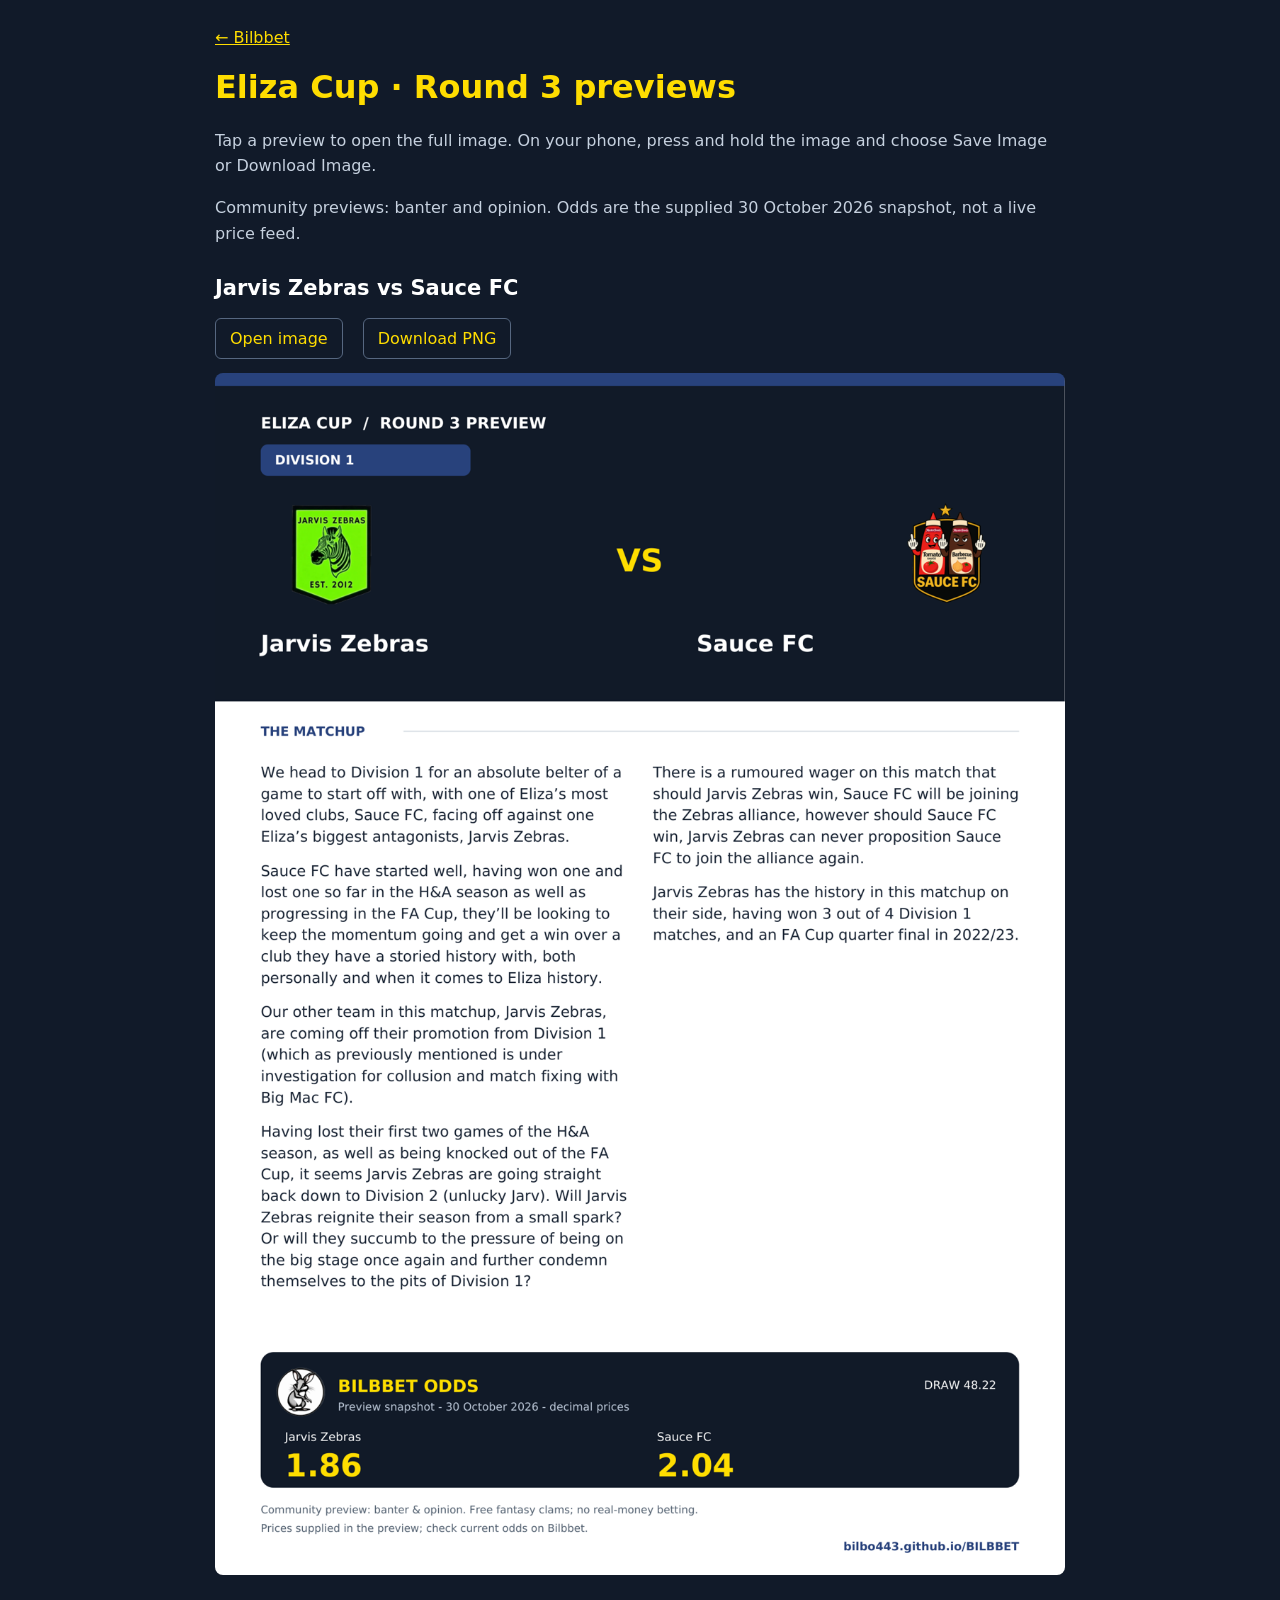
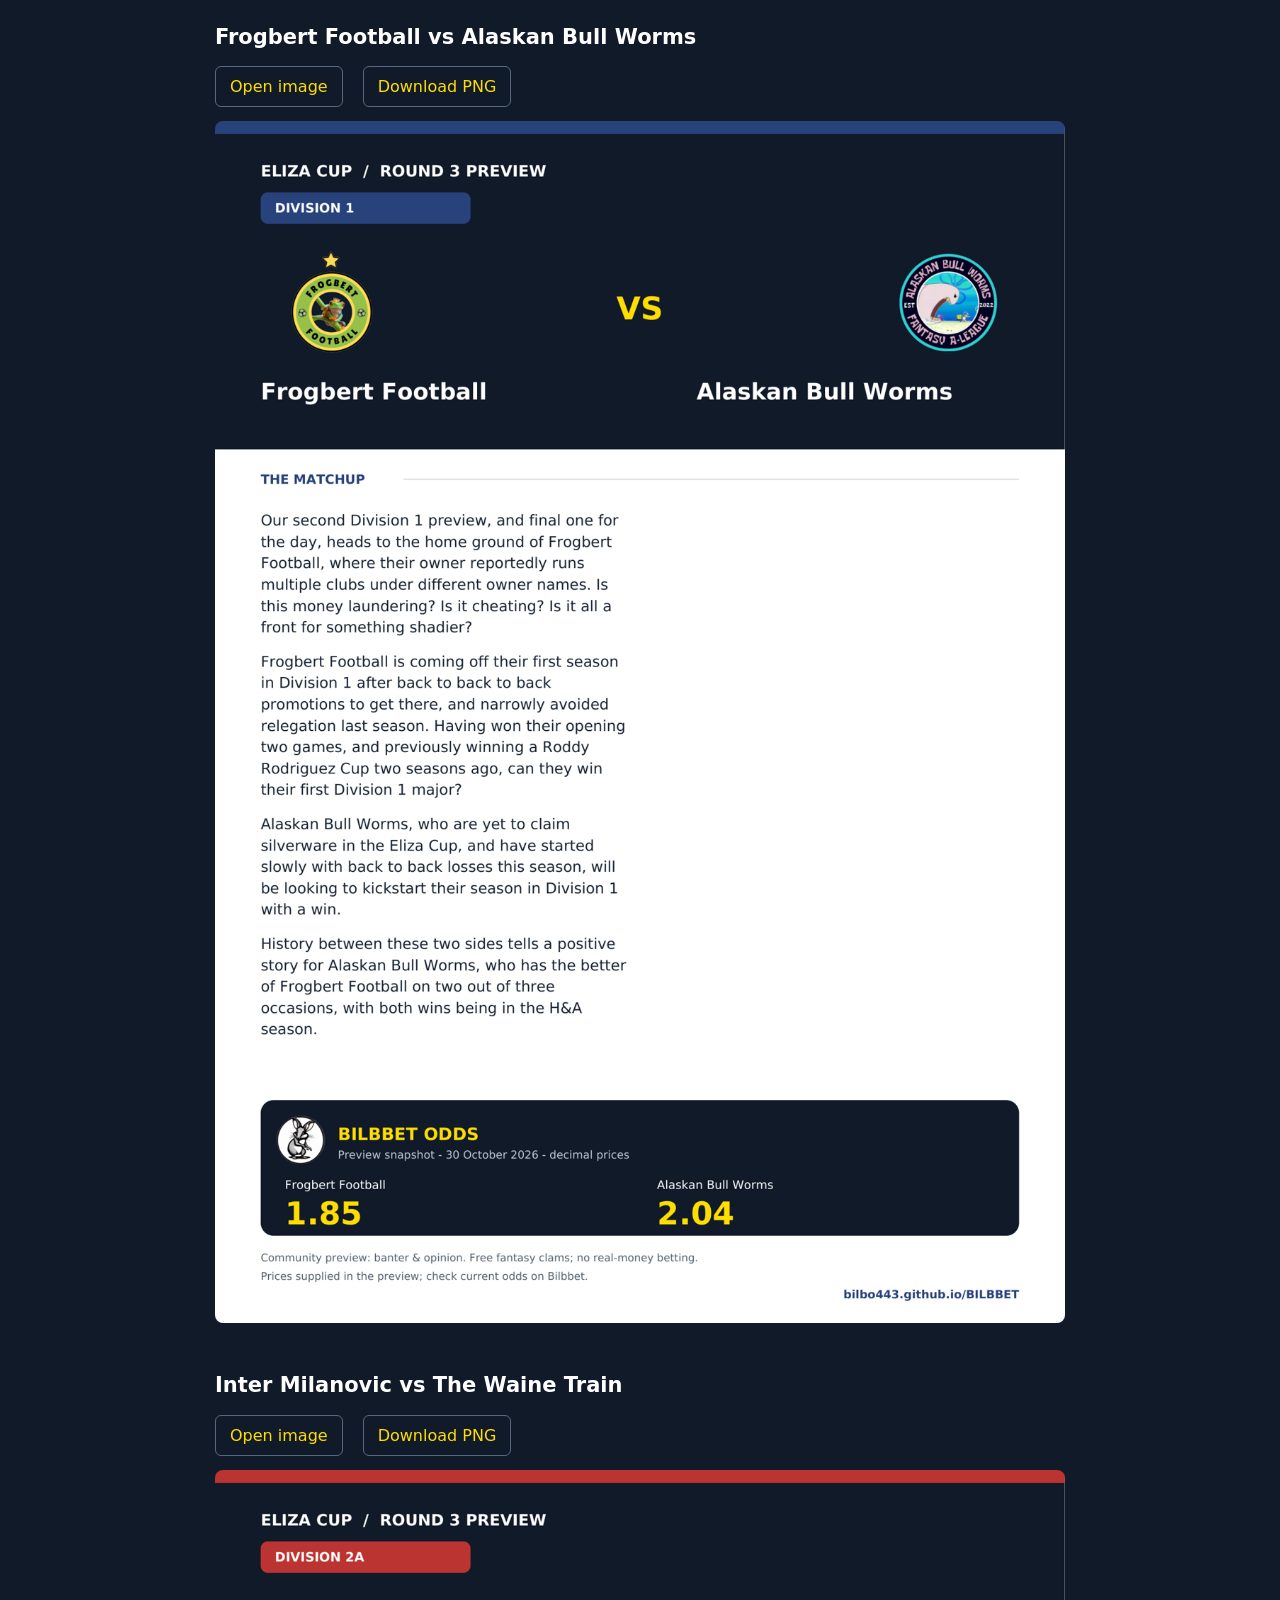
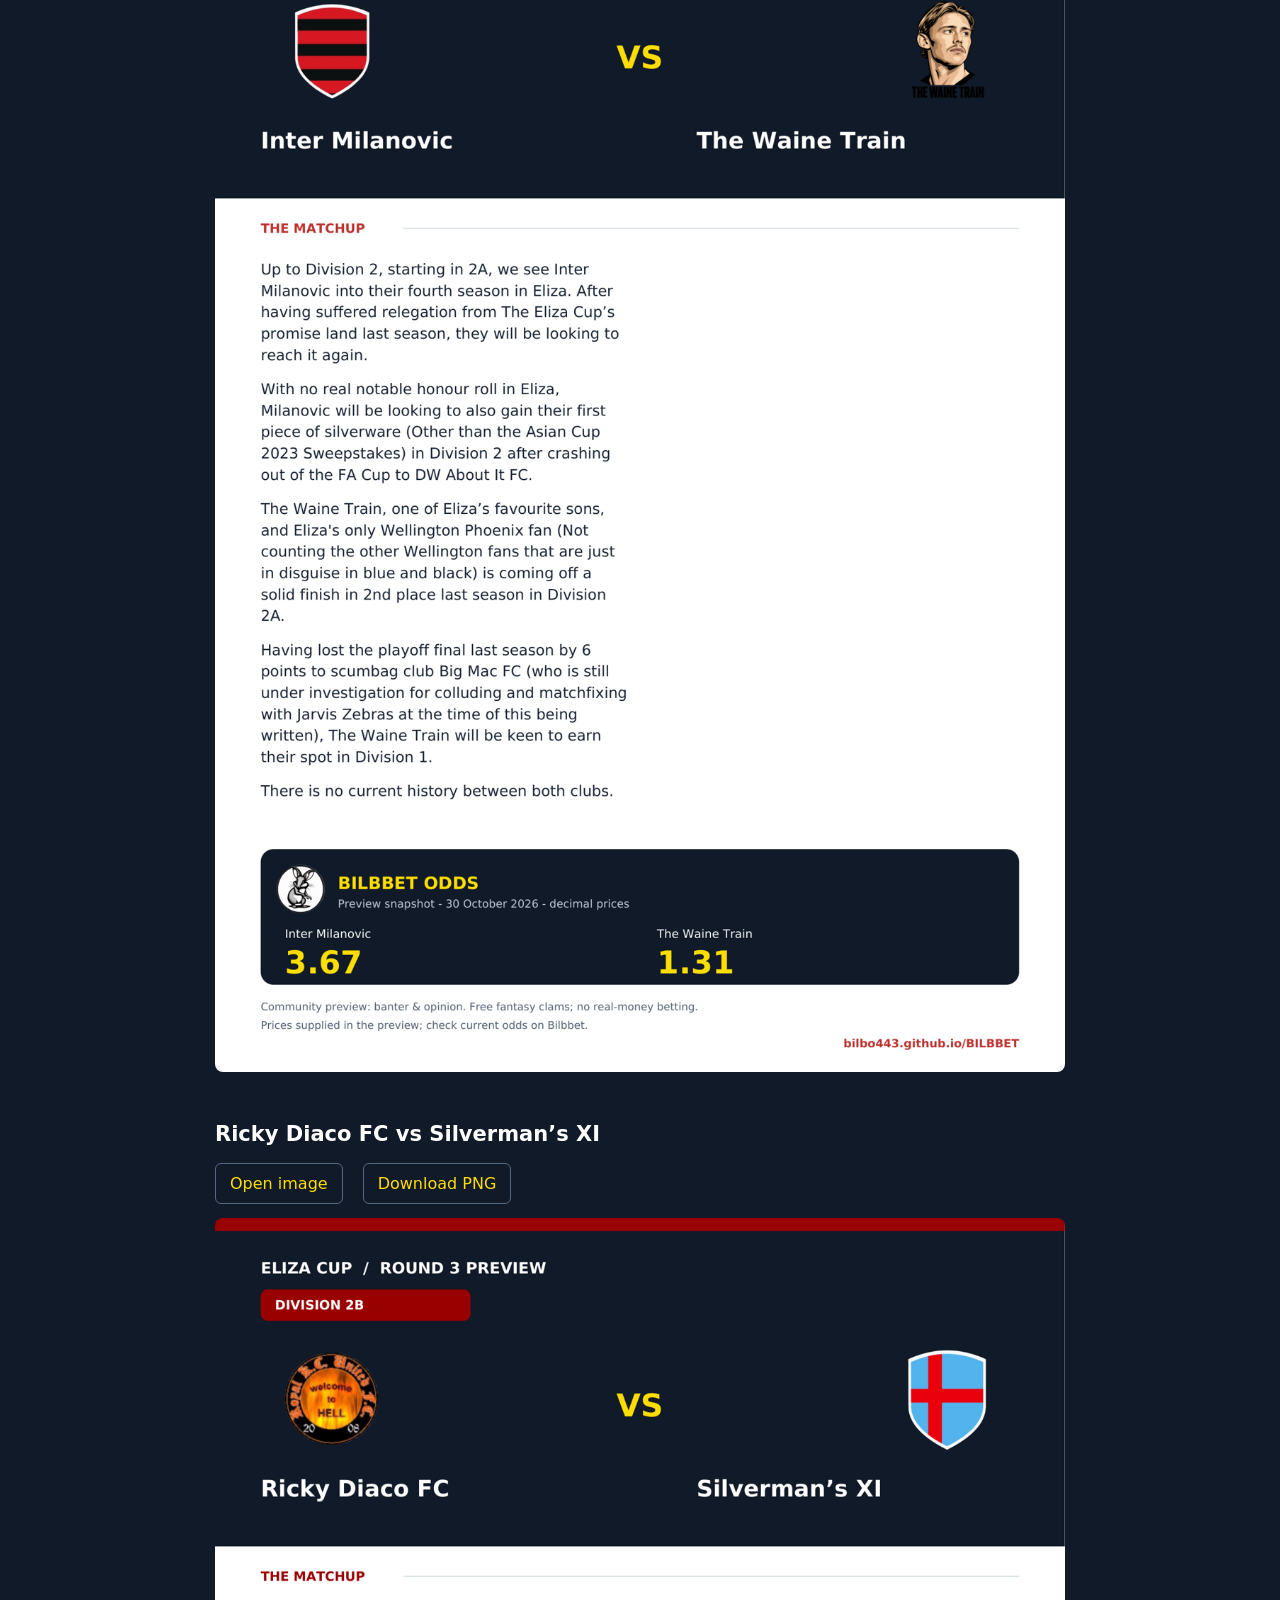
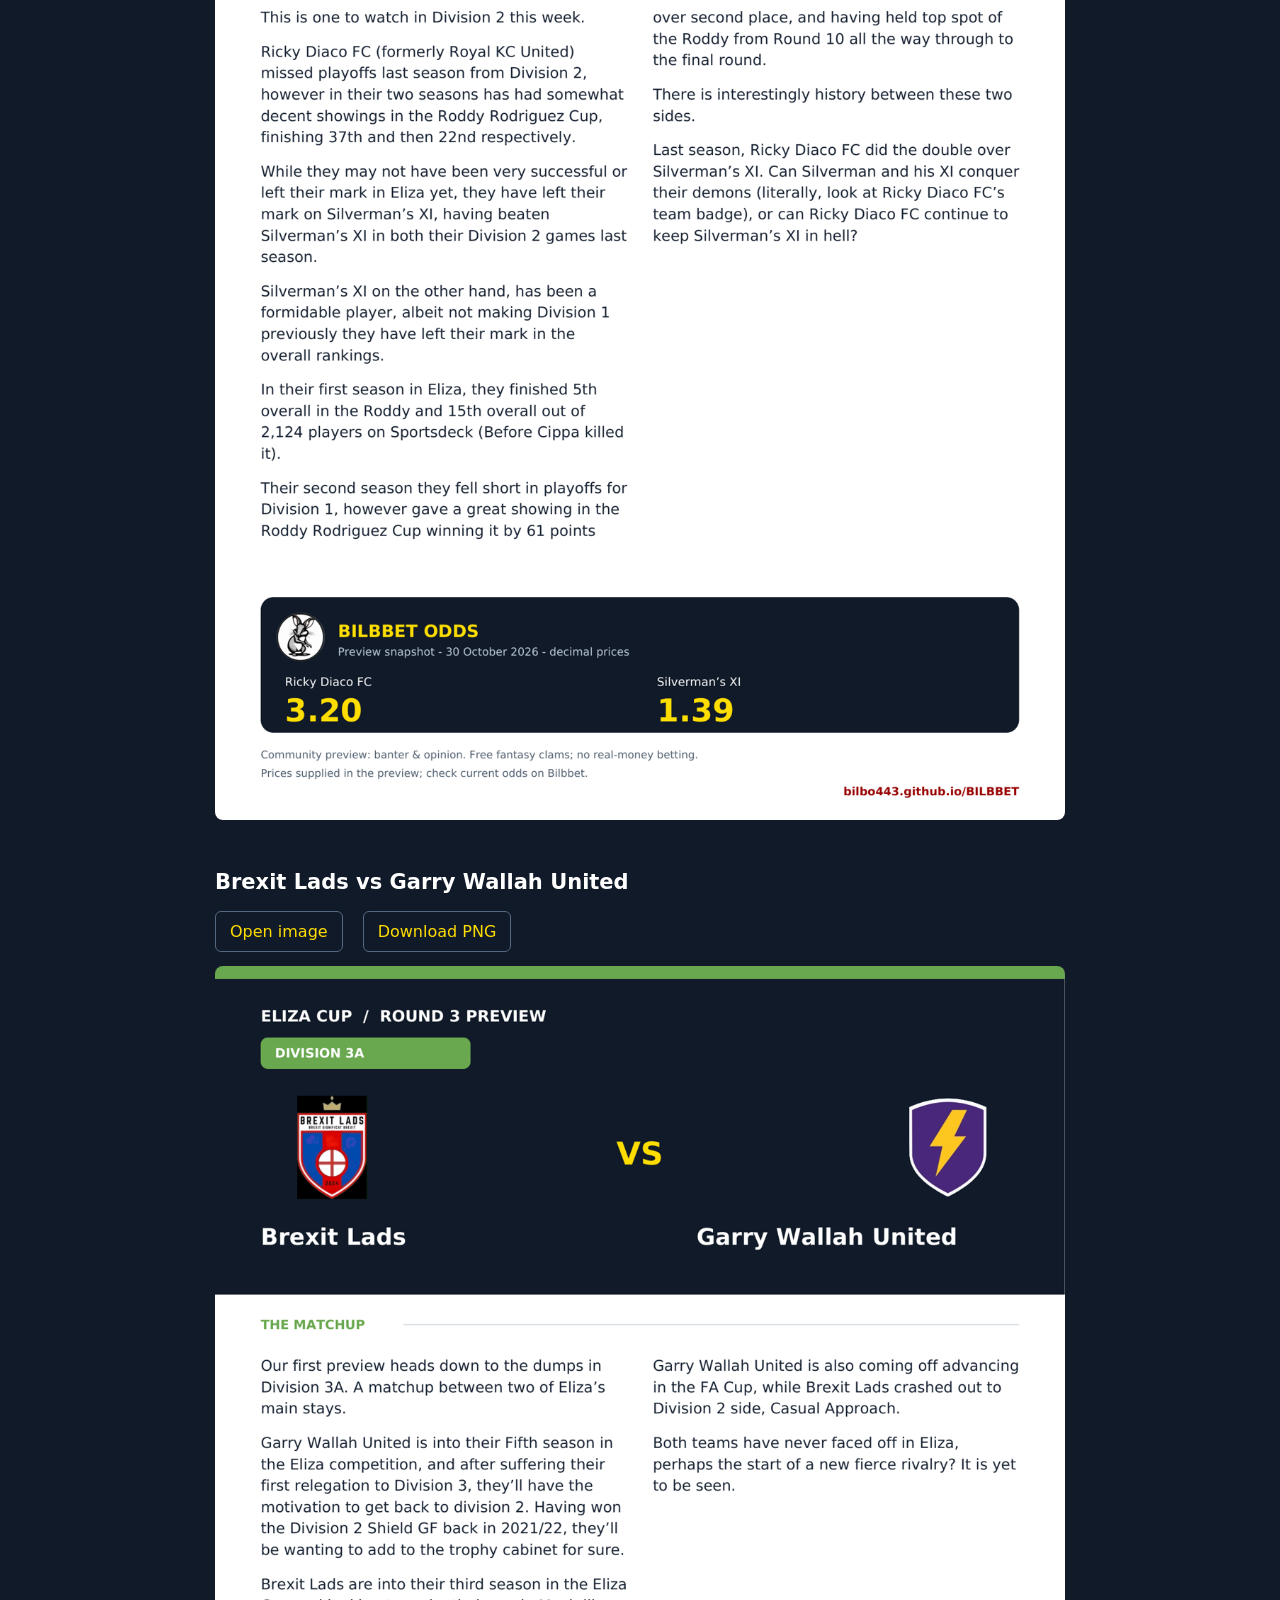
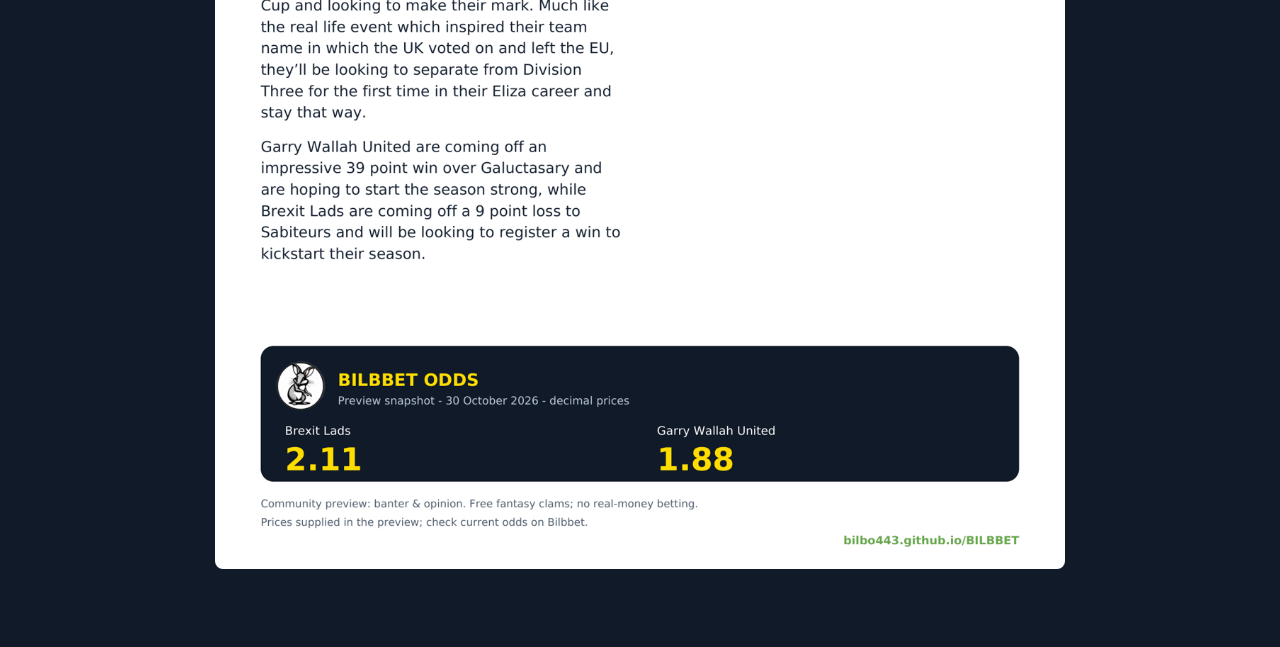
<file: previews/round-3/index.html>
<!doctype html><html lang="en"><head><meta charset="utf-8"><meta name="viewport" content="width=device-width,initial-scale=1"><title>Round 3 previews · Eliza Cup & Bilbbet</title><style>body{margin:0;background:#111a29;color:#fff;font-family:system-ui,sans-serif}main{max-width:850px;margin:auto;padding:28px 16px}h1{color:#ffdd00}p{color:#c6d1df;line-height:1.6}article{margin:30px 0 50px}img{display:block;width:100%;height:auto;border-radius:8px}a{color:#ffdd00}.links{display:flex;gap:20px;margin:14px 0;flex-wrap:wrap}.links a{padding:10px 14px;border:1px solid #566780;border-radius:6px;text-decoration:none}h2{font-size:21px}</style></head><body><main><a href="../../">← Bilbbet</a><h1>Eliza Cup · Round 3 previews</h1><p>Tap a preview to open the full image. On your phone, press and hold the image and choose Save Image or Download Image.</p><p>Community previews: banter and opinion. Odds are the supplied 30 October 2026 snapshot, not a live price feed.</p><article><h2>Jarvis Zebras vs Sauce FC</h2><div class="links"><a href="jarvis-zebras-v-sauce-fc.png" target="_blank" rel="noopener">Open image</a><a href="jarvis-zebras-v-sauce-fc.png" download>Download PNG</a></div><a href="jarvis-zebras-v-sauce-fc.png" target="_blank" rel="noopener"><img src="jarvis-zebras-v-sauce-fc.png" alt="Jarvis Zebras vs Sauce FC match preview" loading="lazy" width="1200" height="1697"></a></article><article><h2>Frogbert Football vs Alaskan Bull Worms</h2><div class="links"><a href="frogbert-football-v-alaskan-bull-worms.png" target="_blank" rel="noopener">Open image</a><a href="frogbert-football-v-alaskan-bull-worms.png" download>Download PNG</a></div><a href="frogbert-football-v-alaskan-bull-worms.png" target="_blank" rel="noopener"><img src="frogbert-football-v-alaskan-bull-worms.png" alt="Frogbert Football vs Alaskan Bull Worms match preview" loading="lazy" width="1200" height="1697"></a></article><article><h2>Inter Milanovic vs The Waine Train</h2><div class="links"><a href="inter-milanovic-v-the-waine-train.png" target="_blank" rel="noopener">Open image</a><a href="inter-milanovic-v-the-waine-train.png" download>Download PNG</a></div><a href="inter-milanovic-v-the-waine-train.png" target="_blank" rel="noopener"><img src="inter-milanovic-v-the-waine-train.png" alt="Inter Milanovic vs The Waine Train match preview" loading="lazy" width="1200" height="1697"></a></article><article><h2>Ricky Diaco FC vs Silverman’s XI</h2><div class="links"><a href="ricky-diaco-fc-v-silverman-s-xi.png" target="_blank" rel="noopener">Open image</a><a href="ricky-diaco-fc-v-silverman-s-xi.png" download>Download PNG</a></div><a href="ricky-diaco-fc-v-silverman-s-xi.png" target="_blank" rel="noopener"><img src="ricky-diaco-fc-v-silverman-s-xi.png" alt="Ricky Diaco FC vs Silverman’s XI match preview" loading="lazy" width="1200" height="1697"></a></article><article><h2>Brexit Lads vs Garry Wallah United</h2><div class="links"><a href="brexit-lads-v-garry-wallah-united.png" target="_blank" rel="noopener">Open image</a><a href="brexit-lads-v-garry-wallah-united.png" download>Download PNG</a></div><a href="brexit-lads-v-garry-wallah-united.png" target="_blank" rel="noopener"><img src="brexit-lads-v-garry-wallah-united.png" alt="Brexit Lads vs Garry Wallah United match preview" loading="lazy" width="1200" height="1697"></a></article></main></body></html>
</file>
